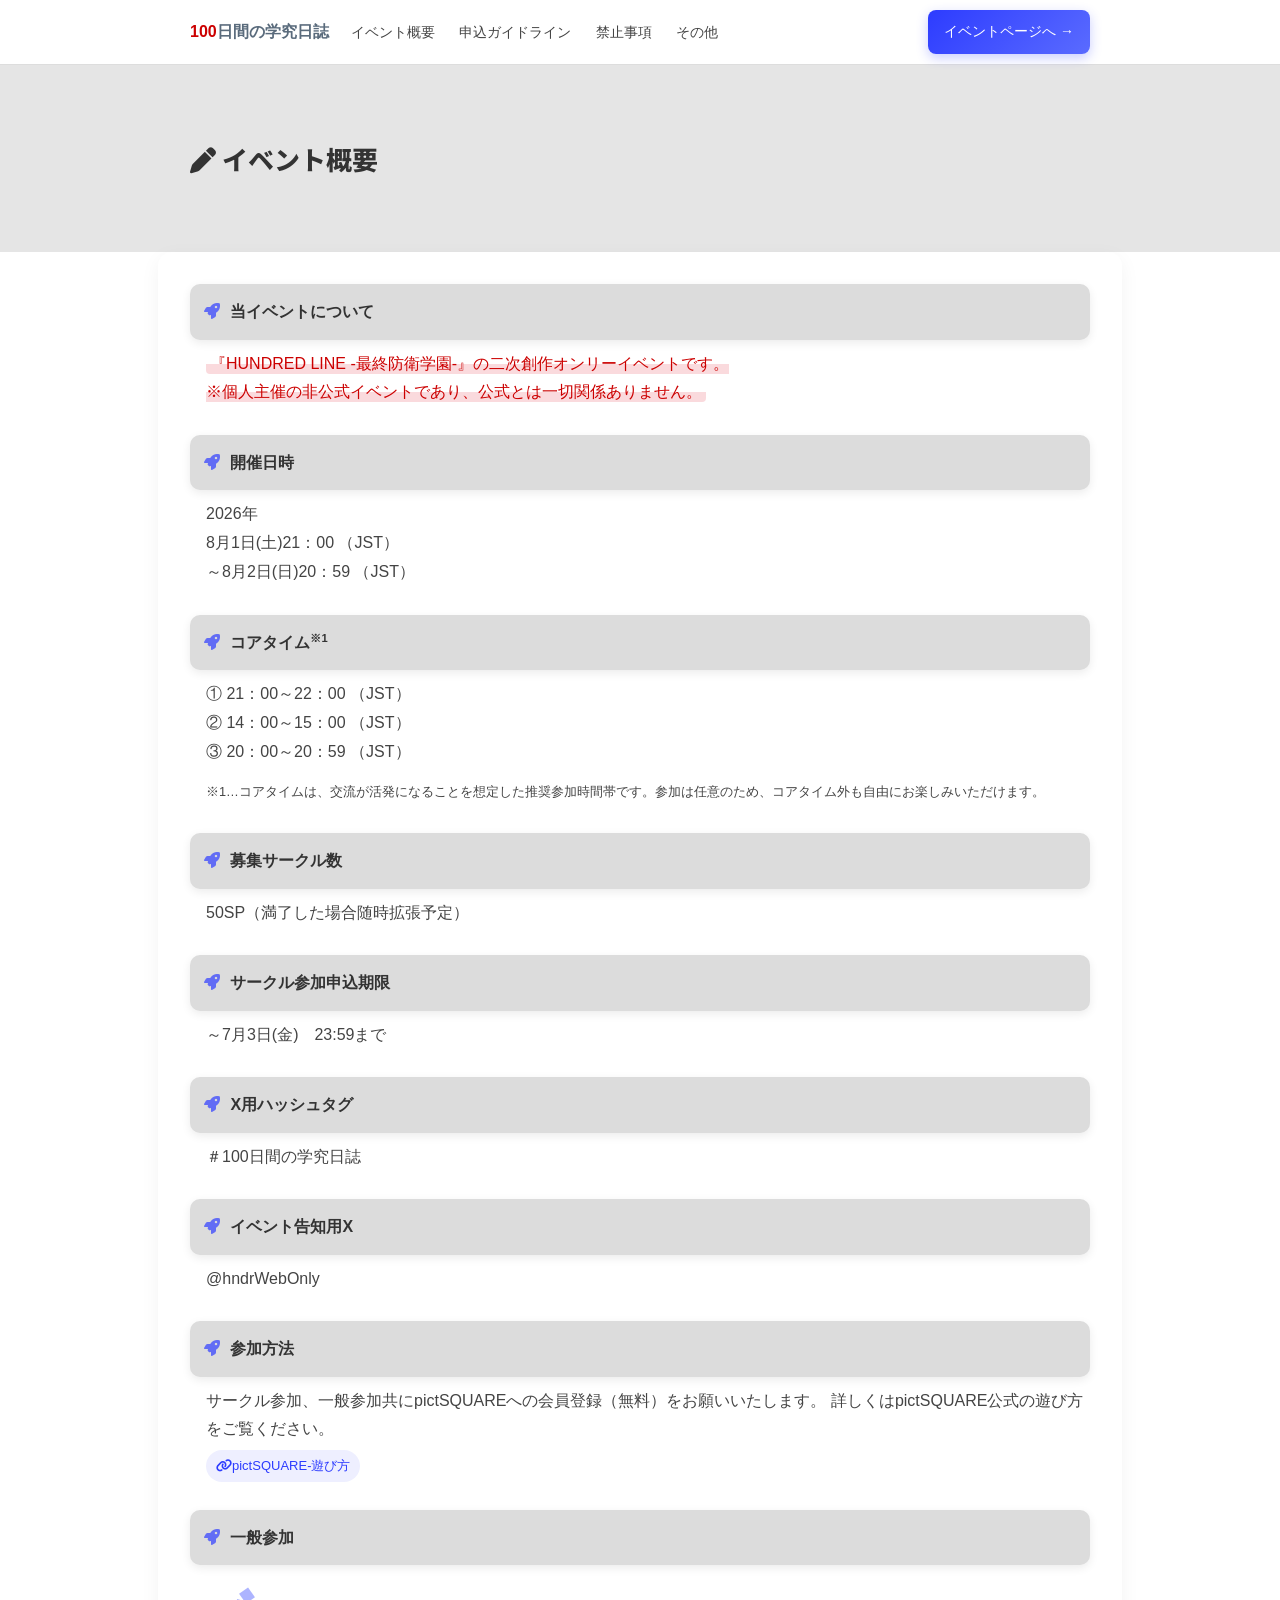
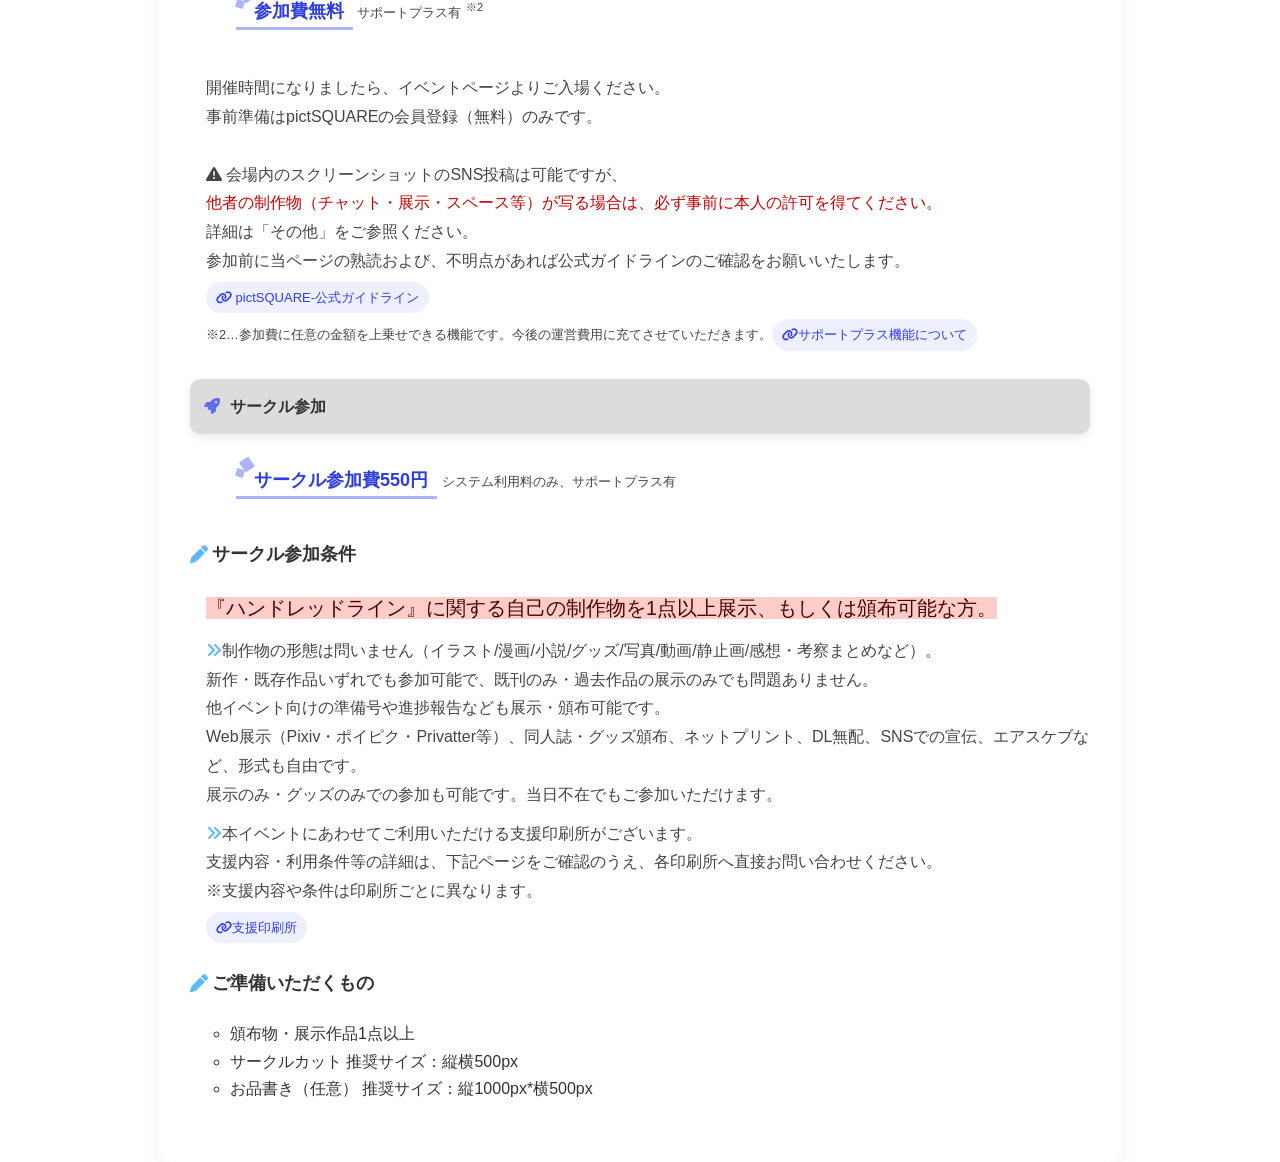
<file: index.html>
<!DOCTYPE html>
<html lang="ja">
<head>
<meta charset="UTF-8">
<title>100日間の学究日誌</title>
<meta name="robots" content="noindex,noarchive,nofollow,noimageindex">
<meta name="viewport" content="width=device-width, initial-scale=1.0">
<link rel="stylesheet" href="style.css">
<link rel="stylesheet" href="https://cdnjs.cloudflare.com/ajax/libs/font-awesome/6.5.0/css/all.min.css">
<link href="https://fonts.googleapis.com/css2?family=Noto+Sans+JP:wght@400;700;800&family=Montserrat:wght@500&display=swap" rel="stylesheet">
</head>
<body>

<header class="header">
  <div class="inner">
    <div class="logo"><span style="color: #cc0000;">100</span>日間の学究日誌</div>
<nav class="nav">
  <div class="nav-inner">
      <a href="#">イベント概要</a>
      <a href="./guide.html">申込ガイドライン</a>
      <a href="#">禁止事項</a>
      <a href="#">その他</a>
  </div>
</nav>
    <a class="cta" href="http://pictsquare.net/jp6zs5s8xuqfi8os67909h5ct9day4p1">イベントページへ →</a>
  </div>
</header>

<section class="hero">
  <div class="inner">
    <h1><i class="fa-solid fa-pen"></i> イベント概要</h1>
  </div>
</section>

<div class="content">
  <div class="inner">

    <!-- ① -->
    <div class="faq-item">
      <div class="question">
        <span class="q"><i class="fas fa-rocket"></i></span>
        当イベントについて
      </div>
      <p class="text"><span class="highlight">
        『HUNDRED LINE -最終防衛学園-』の二次創作オンリーイベントです。<br>
※個人主催の非公式イベントであり、公式とは一切関係ありません。</span>
      </p>
    </div>

    <!-- ② -->
    <div class="faq-item">
      <div class="question">
        <span class="q"><i class="fas fa-rocket"></i></span>
        開催日時
      </div>
      <p class="text">
        2026年　　<br>
        8月1日(土)21：00 （JST）<br>
        ～8月2日(日)20：59 （JST）<br>
      </p>
    </div>

    <!-- ③ -->
    <div class="faq-item">
      <div class="question">
        <span class="q"><i class="fas fa-rocket"></i></span>
        コアタイム<span style="font-size: 70%;vertical-align: super;">※1</span>
      </div>
      <p class="text">
        ① 21：00～22：00 （JST）<br>
        ② 14：00～15：00 （JST）<br>
        ③ 20：00～20：59 （JST）<br>
</p>
<p class="text">
<span style="font-size: 80%;">※1…コアタイムは、交流が活発になることを想定した推奨参加時間帯です。参加は任意のため、コアタイム外も自由にお楽しみいただけます。</span><br>
      </p>
    </div>

    <!-- ④ -->
    <div class="faq-item">
      <div class="question">
        <span class="q"><i class="fas fa-rocket"></i></span>
        募集サークル数
      </div>
      <p class="text">
        50SP（満了した場合随時拡張予定）
      </p>
    </div>

    <!-- ⑤ -->
    <div class="faq-item">
      <div class="question">
        <span class="q"><i class="fas fa-rocket"></i></span>
        サークル参加申込期限
      </div>
      <p class="text">
        ～7月3日(金)　23:59まで
      </p>
    </div>

    <!-- ⑥ -->
    <div class="faq-item">
      <div class="question">
        <span class="q"><i class="fas fa-rocket"></i></span>
        X用ハッシュタグ
      </div>
      <p class="text">
        ＃100日間の学究日誌
      </p>
    </div>


    <!-- ⑦ -->
    <div class="faq-item">
      <div class="question">
        <span class="q"><i class="fas fa-rocket"></i></span>
        イベント告知用X
      </div>
      <p class="text">
        @hndrWebOnly
      </p>
    </div>


    <!-- ⑧ -->
    <div class="faq-item">
      <div class="question">
        <span class="q"><i class="fas fa-rocket"></i></span>
        参加方法
      </div>
      <p class="text">
        サークル参加、一般参加共にpictSQUAREへの会員登録（無料）をお願いいたします。
        詳しくはpictSQUARE公式の遊び方をご覧ください。<br>
<a href="https://pictsquare.net/statics/howto?type=normal"><i class="fas fa-link"></i>pictSQUARE-遊び方</a>
      </p>
    </div>

<div class="faq-item">
  <div class="question">
    <span class="q"><i class="fas fa-rocket"></i></span>
    一般参加
  </div>

  <div class="text">
    <div style="margin-left:30px;">
      <h2 class="heading-31" style="display:inline-block;">
        参加費無料
      </h2>
      <span style="font-size: 80%;">サポートプラス有</span>
      <span style="font-size: 70%; vertical-align: super;">※2</span>
    </div>

    <br>

    開催時間になりましたら、イベントページよりご入場ください。<br>
    事前準備はpictSQUAREの会員登録（無料）のみです。<br><br>

    <i class="fas fa-exclamation-triangle"></i>
    会場内のスクリーンショットのSNS投稿は可能ですが、<br>

    <span style="color: #cc0000;">
      他者の制作物（チャット・展示・スペース等）が写る場合は、必ず事前に本人の許可を得てください。
    </span><br>

    詳細は「その他」をご参照ください。<br>
    参加前に当ページの熟読および、不明点があれば公式ガイドラインのご確認をお願いいたします。<br>

    <a href="https://pictsquare.net/statics/howto?type=normal">
      <i class="fas fa-link"></i> pictSQUARE-公式ガイドライン
    </a><br>
      <span style="font-size: 80%;">※2…参加費に任意の金額を上乗せできる機能です。今後の運営費用に充てさせていただきます。</span><a href="https://pictsquare.net/informations/detail/36"><i class="fas fa-link"></i>サポートプラス機能について</a>
  </div>
</div>

<!-- ⑩ -->
<div class="faq-item">
  <div class="question">
    <span class="q"><i class="fas fa-rocket"></i></span>
    サークル参加
  </div>

  <div class="text">
    <div style="margin-left:30px;">
      <h2 class="heading-31" style="display:inline-block;">
        サークル参加費550円
      </h2>
      <span style="font-size: 80%;">
        システム利用料のみ、サポートプラス有
      </span>
    </div>
  </div>
</div>

  <!-- メイン -->
  <div class="form-item">
        <h4>サークル参加条件</h4>
    <p class="form-desc">
      <span style="color: #4d0000;background:#ffcccc;font-size: 140%;"><i class="fas fa-star-christmas"></i>『ハンドレッドライン』に関する自己の制作物を1点以上展示、もしくは頒布可能な方。</span>
    </p>
  <div class="text">
<span style="color: #5ab9ff;"><i class="fas fa-angle-double-right"></i></span>制作物の形態は問いません（イラスト/漫画/小説/グッズ/写真/動画/静止画/感想・考察まとめなど）。<br>
新作・既存作品いずれでも参加可能で、既刊のみ・過去作品の展示のみでも問題ありません。<br>
他イベント向けの準備号や進捗報告なども展示・頒布可能です。<br>
Web展示（Pixiv・ポイピク・Privatter等）、同人誌・グッズ頒布、ネットプリント、DL無配、SNSでの宣伝、エアスケブなど、形式も自由です。<br>
展示のみ・グッズのみでの参加も可能です。当日不在でもご参加いただけます。<br>
    </div>
  <div class="text">
<span style="color: #5ab9ff;"><i class="fas fa-angle-double-right"></i></span>本イベントにあわせてご利用いただける支援印刷所がございます。<br>
支援内容・利用条件等の詳細は、下記ページをご確認のうえ、各印刷所へ直接お問い合わせください。<br>
※支援内容や条件は印刷所ごとに異なります。<br>
<a href="https://pictsquare.net/statics/support"><i class="fas fa-link"></i>支援印刷所</a>
    </div>
    </div>

  <div class="form-item">
        <h4>ご準備いただくもの</h4>
<ul><li type="circle">頒布物・展示作品1点以上</li>
<li type="circle">サークルカット
推奨サイズ：縦横500px</li>
<li type="circle">お品書き（任意）
推奨サイズ：縦1000px*横500px </li></ul>

    </div>


    
  </div>
</div>
</main>

</body>
</html>
</file>
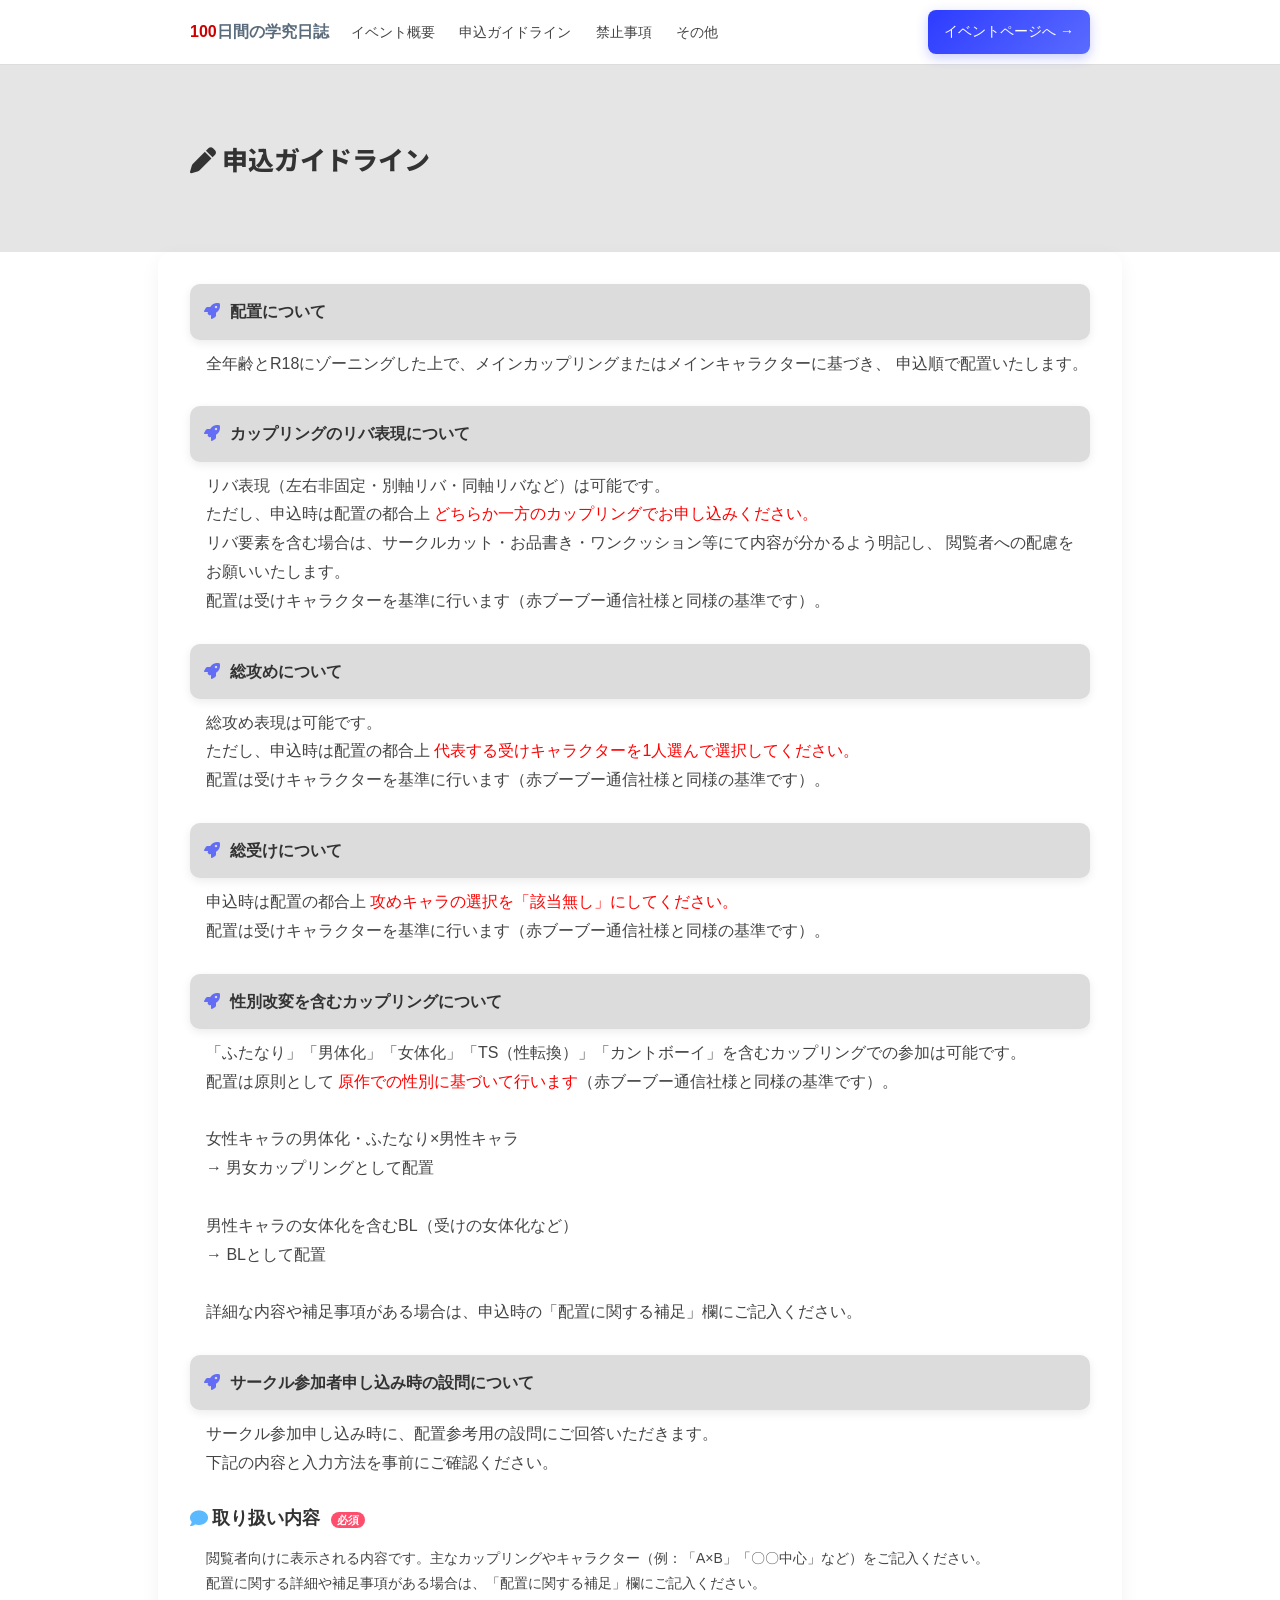
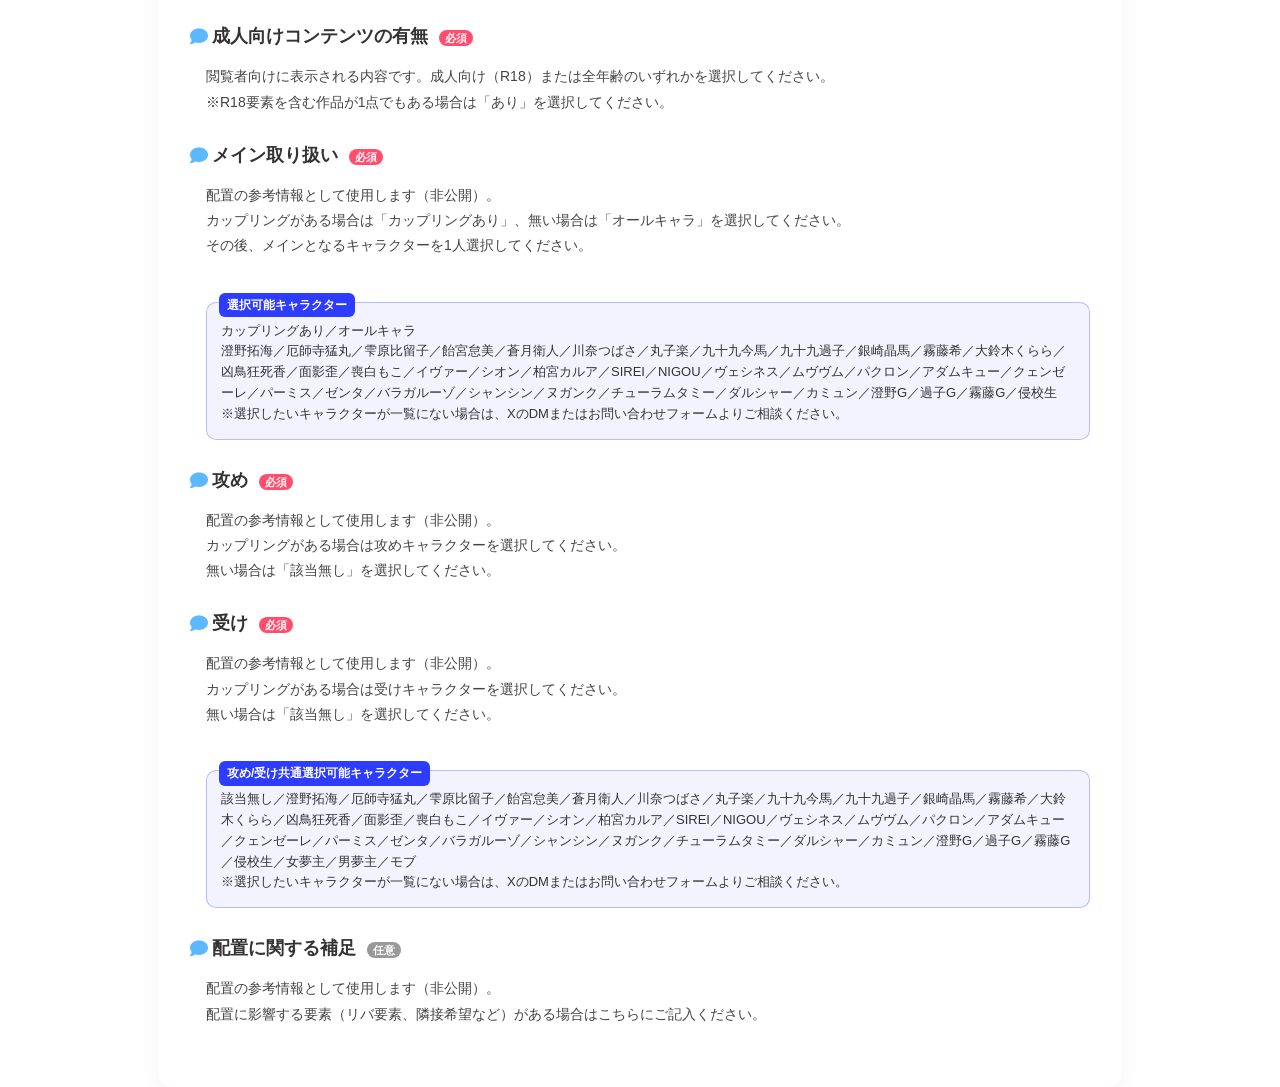
<file: guide.html>
<!DOCTYPE html>
<html lang="ja">
<head>
<meta charset="UTF-8">
<title>100日間の学究日誌-申し込みガイドライン</title>
<meta name="robots" content="noindex,noarchive,nofollow,noimageindex">
<meta name="viewport" content="width=device-width, initial-scale=1.0">
<link rel="stylesheet" href="style.css">
<link rel="stylesheet" href="https://cdnjs.cloudflare.com/ajax/libs/font-awesome/6.5.0/css/all.min.css">
<link href="https://fonts.googleapis.com/css2?family=Noto+Sans+JP:wght@400;700;800&family=Montserrat:wght@500&display=swap" rel="stylesheet">
</head>
<body>

<header class="header">
  <div class="inner">
    <div class="logo"><span style="color: #cc0000;">100</span>日間の学究日誌</div>
<nav class="nav">
  <div class="nav-inner">
      <a href="./index.html">イベント概要</a>
      <a href="#">申込ガイドライン</a>
      <a href="#">禁止事項</a>
      <a href="#">その他</a>
  </div>
</nav>
    <a class="cta" href="#">イベントページへ →</a>
  </div>
</header>

<section class="hero">
  <div class="inner">
    <h1><i class="fa-solid fa-pen"></i> 申込ガイドライン</h1>
  </div>
</section>

<div class="content">
  <div class="inner">

    <!-- ① -->
    <div class="faq-item">
      <div class="question">
        <span class="q"><i class="fas fa-rocket"></i></span>
        配置について
      </div>
      <p class="text">
        全年齢とR18にゾーニングした上で、メインカップリングまたはメインキャラクターに基づき、
        申込順で配置いたします。
      </p>
    </div>

    <!-- ② -->
    <div class="faq-item">
      <div class="question">
        <span class="q"><i class="fas fa-rocket"></i></span>
        カップリングのリバ表現について
      </div>
      <p class="text">
        リバ表現（左右非固定・別軸リバ・同軸リバなど）は可能です。<br>
        ただし、申込時は配置の都合上
        <span style="color:red;">どちらか一方のカップリングでお申し込みください。</span><br>
        リバ要素を含む場合は、サークルカット・お品書き・ワンクッション等にて内容が分かるよう明記し、
        閲覧者への配慮をお願いいたします。<br>
        配置は受けキャラクターを基準に行います（赤ブーブー通信社様と同様の基準です）。
      </p>
    </div>

    <!-- ③ -->
    <div class="faq-item">
      <div class="question">
        <span class="q"><i class="fas fa-rocket"></i></span>
        総攻めについて
      </div>
      <p class="text">
        総攻め表現は可能です。<br>
        ただし、申込時は配置の都合上
        <span style="color:red;">代表する受けキャラクターを1人選んで選択してください。</span><br>
        配置は受けキャラクターを基準に行います（赤ブーブー通信社様と同様の基準です）。
      </p>
    </div>

    <!-- ④ -->
    <div class="faq-item">
      <div class="question">
        <span class="q"><i class="fas fa-rocket"></i></span>
        総受けについて
      </div>
      <p class="text">
        申込時は配置の都合上
        <span style="color:red;">攻めキャラの選択を「該当無し」にしてください。</span><br>
        配置は受けキャラクターを基準に行います（赤ブーブー通信社様と同様の基準です）。
      </p>
    </div>

    <!-- ⑤ -->
    <div class="faq-item">
      <div class="question">
        <span class="q"><i class="fas fa-rocket"></i></span>
        性別改変を含むカップリングについて
      </div>
      <p class="text">
        「ふたなり」「男体化」「女体化」「TS（性転換）」「カントボーイ」を含むカップリングでの参加は可能です。<br>
        配置は原則として
        <span style="color:red;">原作での性別に基づいて行います</span>（赤ブーブー通信社様と同様の基準です）。<br><br>

        女性キャラの男体化・ふたなり×男性キャラ<br>
        → 男女カップリングとして配置<br><br>

        男性キャラの女体化を含むBL（受けの女体化など）<br>
        → BLとして配置<br><br>

        詳細な内容や補足事項がある場合は、申込時の「配置に関する補足」欄にご記入ください。
      </p>
    </div>

    <!-- ⑥ -->
    <div class="faq-item">
      <div class="question">
        <span class="q"><i class="fas fa-rocket"></i></span>
        サークル参加者申し込み時の設問について
      </div>
      <p class="text">
        サークル参加申し込み時に、配置参考用の設問にご回答いただきます。<br>
        下記の内容と入力方法を事前にご確認ください。<br>
      </p>
    </div>
<div class="form-section">
      <p class="text">
  <!-- 取り扱い内容 -->
  <div class="form-item">
    <h2>取り扱い内容 <span class="required">必須</span></h1>
    <p class="form-desc">
      閲覧者向けに表示される内容です。主なカップリングやキャラクター（例：「A×B」「〇〇中心」など）をご記入ください。<br>
      配置に関する詳細や補足事項がある場合は、「配置に関する補足」欄にご記入ください。
    </p>
  </div>

  <!-- 成人向け -->
  <div class="form-item">
        <h2>成人向けコンテンツの有無 <span class="required">必須</span></h1>
    <p class="form-desc">
      閲覧者向けに表示される内容です。成人向け（R18）または全年齢のいずれかを選択してください。<br>
      ※R18要素を含む作品が1点でもある場合は「あり」を選択してください。
    </p>
  </div>

  <!-- メイン -->
  <div class="form-item">
        <h2>メイン取り扱い <span class="required">必須</span></h1>
    <p class="form-desc">
      配置の参考情報として使用します（非公開）。<br>
      カップリングがある場合は「カップリングあり」、無い場合は「オールキャラ」を選択してください。<br>
      その後、メインとなるキャラクターを1人選択してください。<br>
    </p>
<br>
<div class="select-box">
  <span class="select-label">選択可能キャラクター</span>
  <div class="select-content">
カップリングあり／オールキャラ<br>
澄野拓海／厄師寺猛丸／雫原比留子／飴宮怠美／蒼月衛人／川奈つばさ／丸子楽／九十九今馬／九十九過子／銀崎晶馬／霧藤希／大鈴木くらら／凶鳥狂死香／面影歪／喪白もこ／イヴァー／シオン／柏宮カルア／SIREI／NIGOU／ヴェシネス／ムヴヴム／パクロン／アダムキュー／クェンゼーレ／パーミス／ゼンタ／バラガルーゾ／シャンシン／ヌガンク／チューラムタミー／ダルシャー／カミュン／澄野G／過子G／霧藤G／侵校生<br>
※選択したいキャラクターが一覧にない場合は、XのDMまたはお問い合わせフォームよりご相談ください。
  </div>
</div>

  </div>

  <!-- 攻め -->
  <div class="form-item">
        <h2>攻め <span class="required">必須</span></h1>
    <p class="form-desc">
      配置の参考情報として使用します（非公開）。<br>
      カップリングがある場合は攻めキャラクターを選択してください。<br>
      無い場合は「該当無し」を選択してください。
    </p>
  </div>

  <!-- 受け -->
  <div class="form-item">
        <h2>受け <span class="required">必須</span></h1>
    <p class="form-desc">
      配置の参考情報として使用します（非公開）。<br>
      カップリングがある場合は受けキャラクターを選択してください。<br>
      無い場合は「該当無し」を選択してください。<br>
    </p>
<br>
<div class="select-box">
  <span class="select-label">攻め/受け共通選択可能キャラクター</span>
  <div class="select-content">
該当無し／澄野拓海／厄師寺猛丸／雫原比留子／飴宮怠美／蒼月衛人／川奈つばさ／丸子楽／九十九今馬／九十九過子／銀崎晶馬／霧藤希／大鈴木くらら／凶鳥狂死香／面影歪／喪白もこ／イヴァー／シオン／柏宮カルア／SIREI／NIGOU／ヴェシネス／ムヴヴム／パクロン／アダムキュー／クェンゼーレ／パーミス／ゼンタ／バラガルーゾ／シャンシン／ヌガンク／チューラムタミー／ダルシャー／カミュン／澄野G／過子G／霧藤G／侵校生／女夢主／男夢主／モブ<br>
※選択したいキャラクターが一覧にない場合は、XのDMまたはお問い合わせフォームよりご相談ください。
  </div>
</div>

  </div>

  <!-- 補足 -->
  <div class="form-item">
        <h2>配置に関する補足 <span class="optional">任意</span></h1>
    <p class="form-desc">
      配置の参考情報として使用します（非公開）。<br>
      配置に影響する要素（リバ要素、隣接希望など）がある場合はこちらにご記入ください。
    </p>
  </div>
</p>
</div>

    
  </div>
</div>
</main>

</body>
</html>
</file>
<file: style.css>
/* =========================
   ベース
========================= */
body {
  margin: 0;
  font-family: -apple-system, BlinkMacSystemFont, "Segoe UI", sans-serif;
  background: #fff;
  color: #333;
  line-height: 1.7;
}

/* =========================
   共通（横幅を統一）
========================= */
.inner {
  max-width: 900px;
  margin: 0 auto;
  padding: 0 20px;
}

/* =========================
   ヘッダー
========================= */
.header {
  background: #fff;
  border-bottom: 1px solid #ddd;
}

.header .inner {
  display: flex;
  align-items: center;
  justify-content: space-between;
  height: 64px;
  gap: 12px;

  max-width: 900px;
  margin: 0 auto;
  padding: 0 20px;

  flex-wrap: nowrap;
}

/* ロゴ */
.logo {
  font-weight: bold;
  color: #5a6b7c;
  white-space: nowrap;
}

/* ナビ（PC） */
.nav a {
  position: relative;
  text-decoration: none;
  color: #444;
  padding: 6px 10px;
  font-size: 14px;
  font-weight: 500;
  border-radius: 6px;
  white-space: nowrap;
  overflow: hidden;
  z-index: 0; /* ←基準を明示 */
}

/* 背景アニメーション */
.nav a::before {
  content: "";
  position: absolute;
  inset: 0;
  background: rgba(45,60,255,0.12);
  border-radius: 6px;

  transform: scaleX(0);
  transform-origin: left;
  transition: transform 0.2s ease;

  z-index: -1;
  pointer-events: none; /* ←クリック阻害防止（重要） */
}

.nav a:hover::before {
  transform: scaleX(1);
}

.nav a:hover {
  color: #2d3cff;
}

/* CTA */
.cta {
  margin-left: auto; /* ←PCでも右固定 */
  background: linear-gradient(135deg, #2d3cff, #5a6bff);
  color: #fff;
  padding: 10px 16px;
  border-radius: 8px;
  text-decoration: none;
  display: inline-block;
  box-shadow: 0 4px 12px rgba(45,60,255,0.25);
  transition: 0.2s;
  font-size: 14px;
  white-space: nowrap;
}

/* =========================
   ヒーロー
========================= */
.hero {
  background: #e5e5e5;
  padding: 50px 0;
}

.hero h1 {
  font-family: "Noto Sans JP", sans-serif;
  font-weight: 800;
  font-size: 26px;
}

/* =========================
   コンテンツ
========================= */
.content .inner {
  background: #fff;
  padding: 32px;
  border-radius: 14px;
  box-shadow: 0 6px 20px rgba(0,0,0,0.05);
}

/* FAQ */
.faq-item {
  margin-bottom: 28px;
}

/* 見出し */
.question {
  background: #dcdcdc;
  padding: 14px;
  border-radius: 10px;
  font-weight: bold;
  margin-bottom: 10px;
  box-shadow: 0 3px 10px rgba(0,0,0,0.08);
}

.q {
  color: rgba(45, 60, 255, 0.7);
  margin-right: 6px;
}

/* テキスト */
.text {
  margin: 10px 0 0 16px;
  line-height: 1.8;
  color: #444;
}

/* 強調 */
.highlight {
  background: #ffecec;
  color: #c00;
  padding: 2px 4px;
  border-radius: 4px;
}

/* 補助ボックス */
.box {
  height: 50px;
  background: #dcdcdc;
  border-radius: 10px;
  margin: 16px 0 16px 16px;
}

/* リンク */
.text a {
  display: inline-block;
  margin-top: 6px;
  padding: 4px 10px;
  font-size: 13px;
  text-decoration: none;
  color: #2d3cff;
  background: rgba(45,60,255,0.08);
  border-radius: 999px;
}

/* =========================
   スマホ
========================= */
@media (max-width: 768px) {

  .inner {
    max-width: none;
    padding: 0 12px;
  }

  /* ヘッダー構造を2段に分離 */
  .header .inner {
    flex-wrap: wrap;
    height: auto;
    padding: 10px 12px;
    align-items: center;
  }

  /* ロゴ左 */
  .logo {
    flex: 1 1 auto;
  }

  /* CTA右上固定 */
  .cta {
    order: 2;
    margin-left: auto;
    font-size: 13px;
    padding: 8px 12px;
  }

  /* ナビを完全に下段へ */
  .nav {
    order: 3;
    flex-basis: 100%; /* ←最重要 */
    width: 100%;
    display: flex;
    overflow-x: auto;
    gap: 8px;
    margin-top: 8px;
    padding-bottom: 2px;
    -webkit-overflow-scrolling: touch;
  }

  .nav::-webkit-scrollbar {
    display: none;
  }

  .nav a {
    flex: 0 0 auto;
    font-size: 13px;
  }

  /* コンテンツ */
  .content .inner {
    padding: 16px;
    border-radius: 0;
    box-shadow: none;
  }

  .text {
    margin-left: 0;
  }

  .box {
    margin-left: 0;
  }
}

/* =========================
   フォーム説明ブロック
========================= */

.form-item {
  margin-bottom: 28px;
}



  /* 吹き出し見出し */
h2 {
  position: relative;/*相対位置*/
  padding-left: 1.2em;/*アイコン分のスペース*/
  line-height: 1.4;/*行高*/
  font-size: 18px; 
}

h2:before {
  font-family: "Font Awesome 5 Free";
  content: "\f075";/*アイコンのユニコード*/
  font-weight: 900;
  position: absolute;/*絶対位置*/
  font-size: 1em;/*サイズ*/
  left: 0;/*アイコンの位置*/
  top: 0;/*アイコンの位置*/
  color: #5ab9ff; /*アイコン色*/
}


  /* 参加者見出し */

h3 {
  position: relative;/*相対位置*/
  padding-left: 1.2em;/*アイコン分のスペース*/
  line-height: 1.4;/*行高*/
  font-size: 18px; 
}

h3:before {
  font-family: "Font Awesome 5 Free";
  content: "\f183";/*アイコンのユニコード*/
  font-weight: 900;
  position: absolute;/*絶対位置*/
  font-size: 1em;/*サイズ*/
  left: 0;/*アイコンの位置*/
  top: 0;/*アイコンの位置*/
  color: #5ab9ff; /*アイコン色*/
}

  /* サークル見出し */

h4 {
  position: relative;/*相対位置*/
  padding-left: 1.2em;/*アイコン分のスペース*/
  line-height: 1.4;/*行高*/
  font-size: 18px; 
}

h4:before {
  font-family: "Font Awesome 5 Free";
  content: "\f304";/*アイコンのユニコード*/
  font-weight: 900;
  position: absolute;/*絶対位置*/
  font-size: 1em;/*サイズ*/
  left: 0;/*アイコンの位置*/
  top: 0;/*アイコンの位置*/
  color: #5ab9ff; /*アイコン色*/
}

/* 見出し */
h5 {
  position: relative;
  background: #eff4ff;
  padding: 2px 20px 2px 30px;
  font-size: 18px;
  color: #474747;
  border-radius: 0 10px 10px 0;
  display: inline-block;
  margin-left: 26px;
}

h5:before {
  font-family: "Font Awesome 5 Free";
  content: "\f041";
  display: inline-block;
  line-height: 40px;
  position: absolute;
  padding: 0em;
  color: white;
  background: #81a1e4;
  font-weight: 900;
  width: 40px;
  text-align: center;
  height: 40px;
  line-height: 40px;
  left: -1.35em;
  top: 50%;
  -webkit-transform: translateY(-50%);
  transform: translateY(-50%);
  border-radius: 50%;
  box-shadow: 0px 2px 1px rgba(0, 0, 0, 0.29);
  border-bottom: solid 2px #4967b4;
}

.heading-31 {
    position: relative;
    padding: .5em .5em .2em 1em;
    border-bottom: 3px solid #adb4ff;
    color: #2d3ce1;
  display: inline-block;
}

.heading-31::before {
    position: absolute;
    top: 0;
    left: .3em;
    transform: rotate(55deg);
    height: 11px;
    width: 12px;
    background: #adb4ff;
    content: '';
}

.heading-31::after {
    position: absolute;
    transform: rotate(15deg);
    top: .6em;
    left: 0;
    height: 8px;
    width: 8px;
    background: #adb4ff;
    content: '';
}
/* フキダシ */

.fukidashi-02 {
  position: relative;
  display: block;
  padding: 12px 15px;
  outline: 2px solid #333;
  outline-offset: 2px;
  background: #e6eaee;
  border-radius: 10px;
  margin: 48px;
  margin-inline: auto;
  width: fit-content;
}

.fukidashi-02::before {
  content: "";
  position: absolute;
  top: calc(100% + 1px);
  left: 50px;
  height: 16px;
  width: 15px;
  background-color: #f8f8f8;　/*背景と同じ色に変更してください*/
}

.fukidashi-02::after {
  content: "";
  position: absolute;
  top: calc(100% + 5px);
  left: 56px;
  height: 16px;
  width: 15px;
  border-right: 2px solid #333;
  rotate: -40deg;
}

/* 見出し（←4枚目デザイン） */
.form-title {
  background: linear-gradient(135deg, #2d3cff, #5a6bff);
  color: #fff;
  padding: 10px 14px;
  border-radius: 999px;
  font-weight: bold;
  font-size: 14px;
  display: inline-block;
  margin-bottom: 10px;
}

/* 必須・任意 */
.required {
  background: #ff4d6d;
  color: #fff;
  font-size: 11px;
  padding: 2px 6px;
  border-radius: 999px;
  margin-left: 6px;
}

.optional {
  background: #999;
  color: #fff;
  font-size: 11px;
  padding: 2px 6px;
  border-radius: 999px;
  margin-left: 6px;
}

/* 説明文 */
.form-desc {
  font-size: 14px;
  line-height: 1.8;
  color: #444;
  margin-left: 4px;
}

/* マーカー */
.highlight {
    background: linear-gradient(transparent 50%, #FADADD 0%);
    line-height: 1.3em;
}

.highlight-blue {
  font-weight: 700;
  color: #007c99;
  font-size: 1.15em;

  background: linear-gradient(
    transparent 60%,
    #cfefff 0%
  );

  padding: 0 2px;
  border-radius: 2px;
}

/* キャラ一覧ボックス（←5枚目デザイン） */
.select-box {
  position: relative;
  margin-top: 16px;
  padding: 18px 14px 14px;
  border-radius: 10px;
  background: rgba(45,60,255,0.06);
  border: 1px solid rgba(45,60,255,0.3);
}

/* ←これがポイント */
.select-label {
  position: absolute;
  top: -10px;
  left: 12px;

  background: #2d3cff;
  color: #fff;
  font-size: 12px;
  padding: 2px 8px;
  border-radius: 6px;

  font-weight: 600;
}

.select-content {
  font-size: 13px;
  line-height: 1.6;
}
/* スマホ調整 */
@media (max-width: 768px) {
  .form-desc {
    margin-left: 0;
  }
}

.form-desc {
  margin: 10px 0 0 16px;
}

.select-box {
  margin-left: 16px;
}
</file>
